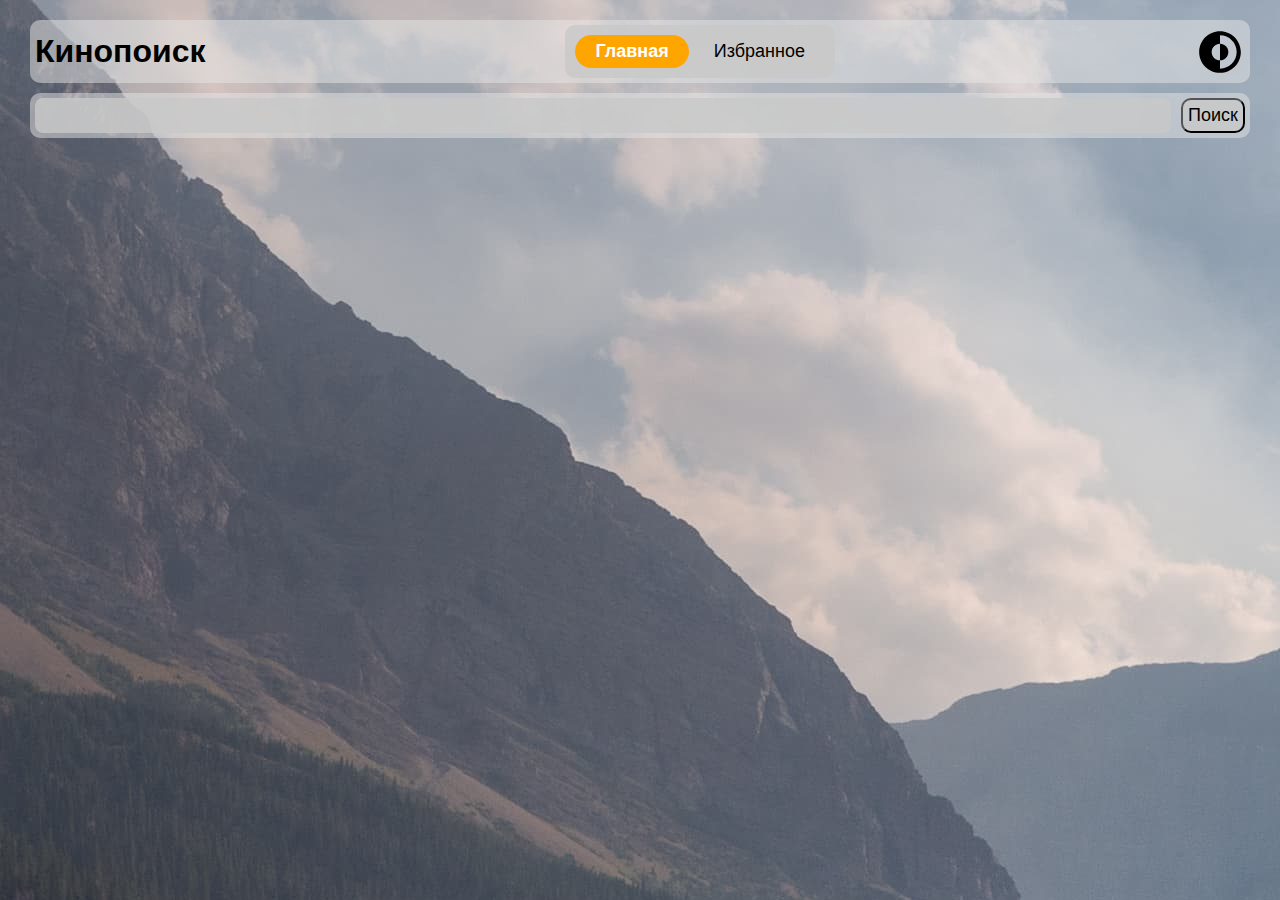
<file: index.html>
<!DOCTYPE html>
<html lang="ru">
  <head>
    <meta charset="UTF-8" />
    <meta name="viewport" content="width=device-width, initial-scale=1.0" />
    <link rel="stylesheet" href="./style.css" />
    <title>Document</title>
  </head>
  <body>
    <header class="rounded">
      <h1>Кинопоиск</h1>
      <nav class="darkBg">
        <a href="/" class="active">Главная</a>
        <a href="./favorites.html">Избранное</a>
      </nav>
      <img src="./img/themeChange.svg" alt="themeChange" id="themeChange" />
    </header>

    <div class="search rounded">
      <input type="text" class="darkBg" name="search" />
      <button class="darkBg" id="searchBtn">Поиск</button>
    </div>

    <div class="loader rounded"></div>

    <div class="main rounded">
      <div class="movieTitle darkBg"></div>
      <div class="movie darkBg">
        <div id="movieImg">
          <div class="saved"></div>
        </div>
        <div class="movieDescription">
          
        </div>
      </div>
      <div class="movieTitle darkBg"></div>
      <div class="simularMovie">
        
      </div>
    </div>
    <script  src="./script.js"></script>
  </body>
</html>
</file>
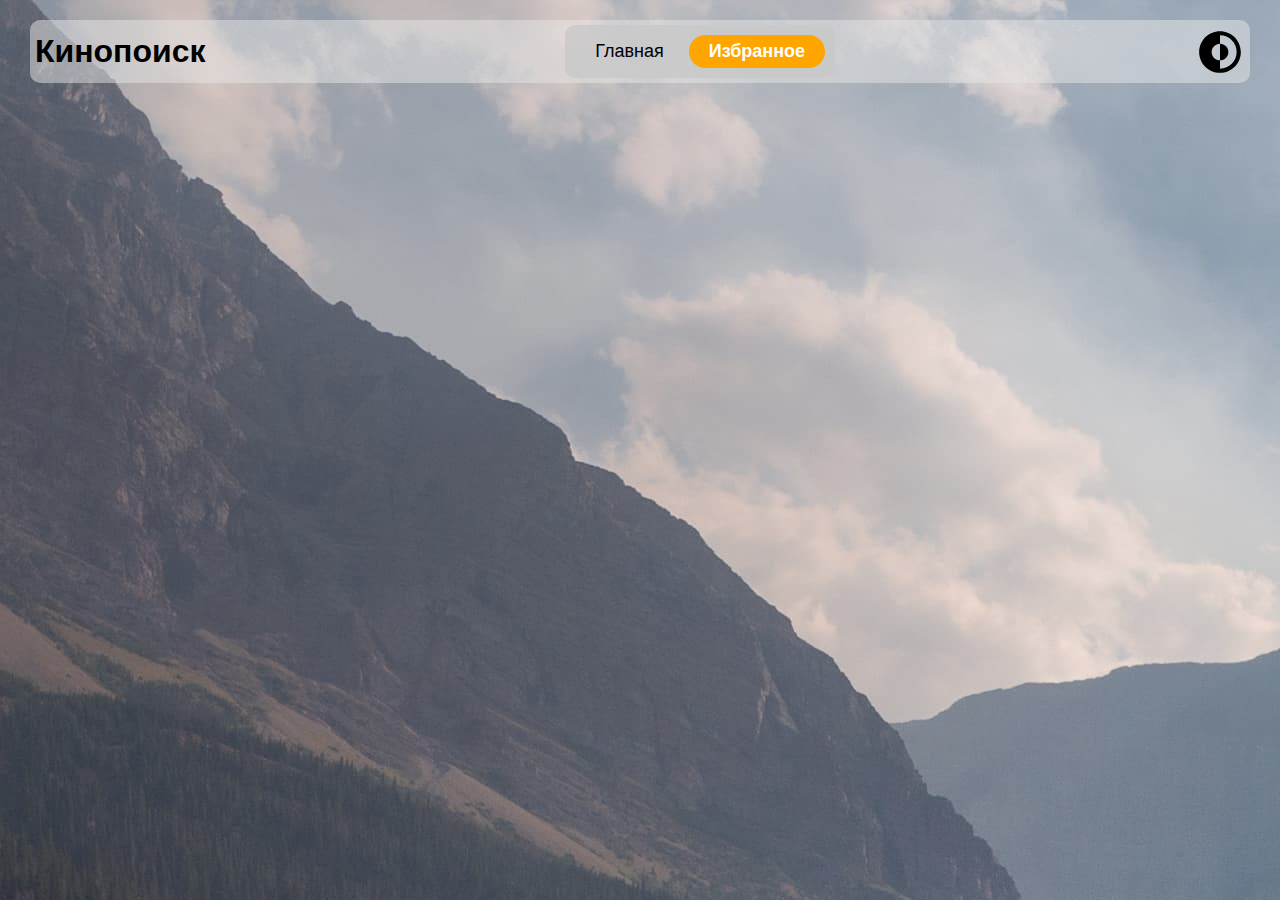
<file: favorites.html>
<!DOCTYPE html>
<html lang="en">
<head>
    <meta charset="UTF-8">
    <meta name="viewport" content="width=device-width, initial-scale=1.0">
    <link rel="stylesheet" href="./style.css">
    <title>Document</title>
</head>
<body>
    <header class="rounded">
        <h1>Кинопоиск</h1>
        <nav class="darkBg">
          <a href="/">Главная</a>
          <a href="./favorites.html" class="active">Избранное</a>
        </nav>
        <img src="./img/themeChange.svg" alt="themeChange" id="themeChange" />
      </header>
      <div class="favoritsCards">
        <div class="favoritsCard"></div>
      </div>
      <script src="./script.js"></script>
</body>
</html>
</file>
<file: style.css>
*{
    margin: 0;
    padding: 0;
    box-sizing: border-box;
    font-family: Arial, Helvetica, sans-serif;
}
body{
    background-image: url(./img/background.jpg);
    animation: bgAnimation 1000s infinite linear;
    padding: 20px 30px;
}
@keyframes bgAnimation {
   0%{
        background-position: top  left;
   }
   25%{
        background-position: top right;
   }
   50%{
        background-position:bottom right;
   }
   75%{
        background-position:bottom left;
   }
   100%{
        background-position: top left;
   }
}
.rounded{
     border-radius: 10px;
     margin-bottom: 10px;
     padding: 5px;
     background-color: rgba(230,230,230, 0.5);
}
.darkBg{
     border-radius: 10px;
     padding: 5px;
     background-color: rgba(200,200,200, 0.8);
}
header{
     display: flex;
     justify-content: space-between;
     align-items: center;

}
#themeChange{
     width: 50px;
     height: 50px;
     cursor: pointer;
}
nav{
     display: flex;
     padding: 10px 10px !important;
     gap: 5px;
}
nav a{
     color: black;
     font-size: 18px;
     text-decoration: none;
     border-radius: 20px;
     padding:  6px 20px;
}
.active{
     background-color: orange;
     color: white;
     font-weight: 700;
}
.search{
     display: flex;
     gap: 10px;
}
.search input{
     flex-grow: 1;
     border-radius:8px;
     border: none;
     outline: none;
}
#searchBtn{
     font-size: 18px;
     cursor: pointer;
}
.movieTitle{
     display: none;
    text-align: center;
    padding: 10px;
    font-size: 25px; 
    font-weight: 700;
    margin-bottom: 10px;
}
.movie{
     display: none;
     justify-content: space-between;
     gap: 0 10px;
     margin-bottom: 10px;
}
#movieImg{
     width: 400px;
     height: 600px;
     background-image:url(./img/film2.jpg);
     background-repeat: no-repeat;
     background-position: center;
     background-size: cover;
     border-radius: 10px;
     position: relative;
}
.movieDescription{
     flex-grow: 1;
     display: flex;
     flex-direction: column;
     gap: 10px;
}
.desc{
     border-radius: 10px;
     background-color: rgba(73, 60, 60, 0.1);
     padding: 6px 12px;
     display: flex;

}
.desc span{
     width: 50%;
}
.simularMovie{
     display: none;
     grid-template-columns: 1fr 1fr 1fr 1fr;
     gap: 20px;
}
.simularMovieCard{
     background-image: url(./img/film3.jpg);
     height: 600px;
     background-repeat: no-repeat;
     background-size: cover;
     background-position: center;
     border-radius: 10px;
     display: flex;
     align-items: flex-end;
     position: relative;
}
.simularMovieTitle{
     text-align: center;
     font-size: 25px;
     font-weight: 700;
     background-color: rgba(220, 220, 220, 0.256);
     width: 100%;
     padding: 20px 0;
     border-radius: 0 0 10px 10px;
}
.saved{
     width: 50px;
     height: 50px;
     background-color:rgba(210,210,210, 0.8) ;
     border-radius: 6px;
     background-image: url(./img/favBtn.svg);
     background-repeat: no-repeat;
     background-size: 90%;
     background-position: center;
     cursor: pointer;
     position: absolute;
     top: 15px;
     left: 15px;
}

/* Темная тема */
.dark .rounded{
     background-color: rgba(130,130,130, 0.5);
}
.dark .darkBg{
     background-color: rgba(100,100,100, 0.8);
}
#themeChange{
     transition: transform .5s ease, filter .5s ease;
}
.dark #themeChange{
     transform: rotate(180deg);
     filter: invert(100%);
}
.dark .saved{
     background-color:rgba(110,110,110, 0.8) ;
     filter: invert(100%);
}

.main{
     display: none;
}

.loader {
     display: none;
     height: 14px;
     --c: no-repeat linear-gradient(#000 0 0);
     background: var(--c),var(--c),#fff;
     background-size: 60% 100%;
     animation: l16 3s infinite;
 }
 @keyframes l16 {
     0%   {background-position:-150% 0,-150% 0}
     66%  {background-position: 250% 0,-150% 0}
     100% {background-position: 250% 0, 250% 0}
 }
</file>
